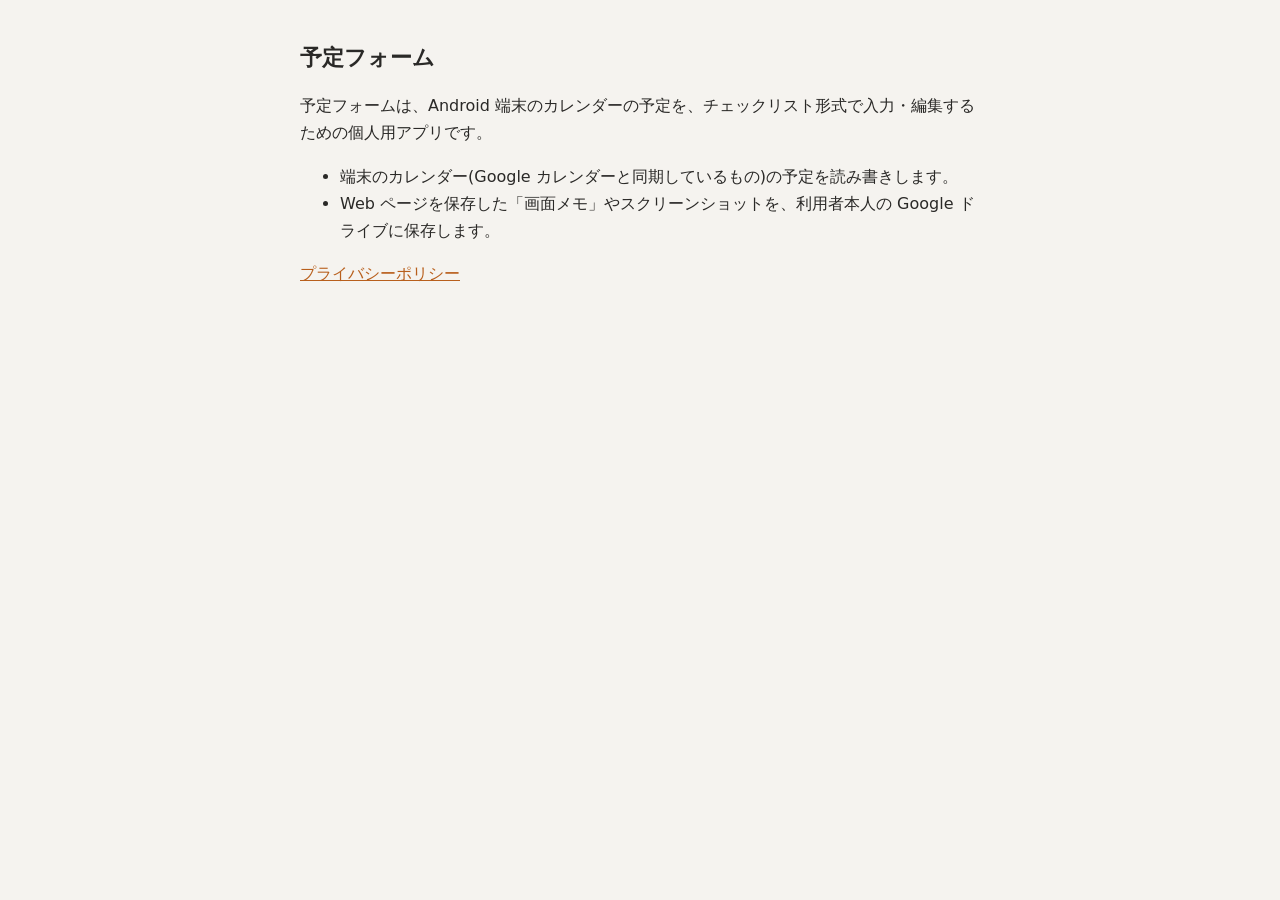
<file: index.html>
<!doctype html>
<html lang="ja">
<head>
<meta charset="utf-8">
<meta name="viewport" content="width=device-width, initial-scale=1">
<title>予定フォーム</title>
<link rel="stylesheet" href="/style.css">
</head>
<body>
<main>
  <h1>予定フォーム</h1>
  <p>予定フォームは、Android 端末のカレンダーの予定を、チェックリスト形式で入力・編集するための個人用アプリです。</p>
  <ul>
    <li>端末のカレンダー(Google カレンダーと同期しているもの)の予定を読み書きします。</li>
    <li>Web ページを保存した「画面メモ」やスクリーンショットを、利用者本人の Google ドライブに保存します。</li>
  </ul>
  <p><a href="/privacy.html">プライバシーポリシー</a></p>
</main>
</body>
</html>
</file>
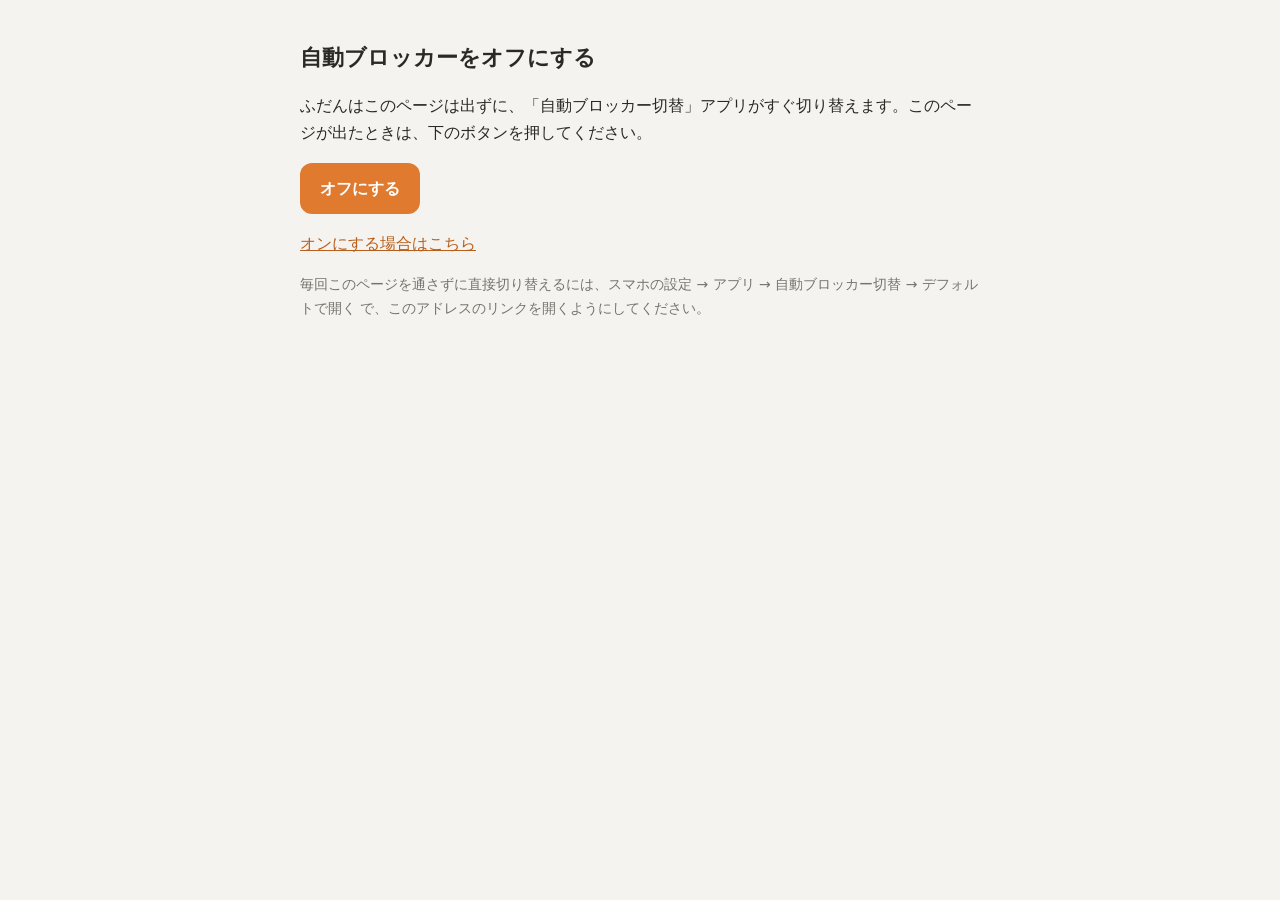
<file: blocker/index.html>
<!doctype html>
<html lang="ja">
<head>
<meta charset="utf-8">
<meta name="viewport" content="width=device-width, initial-scale=1">
<title>自動ブロッカー切替</title>
<link rel="stylesheet" href="/style.css">
</head>
<body>
<main>
  <h1 id="h">自動ブロッカーをオフにする</h1>
  <p>ふだんはこのページは出ずに、「自動ブロッカー切替」アプリがすぐ切り替えます。このページが出たときは、下のボタンを押してください。</p>
  <p><a class="btn" id="go" href="intent://off#Intent;scheme=blockermark;package=com.blockermark.app;end">オフにする</a></p>
  <p><a id="other" href="intent://on#Intent;scheme=blockermark;package=com.blockermark.app;end">オンにする場合はこちら</a></p>
  <p class="muted">毎回このページを通さずに直接切り替えるには、スマホの設定 → アプリ → 自動ブロッカー切替 → デフォルトで開く で、このアドレスのリンクを開くようにしてください。</p>
</main>
<script>
  // /blocker/on/ はオンにするリンク
  if (/^\/blocker\/on/.test(location.pathname)) {
    document.getElementById('h').textContent = '自動ブロッカーをオンにする';
    var go = document.getElementById('go'), other = document.getElementById('other');
    go.textContent = 'オンにする';
    go.href = 'intent://on#Intent;scheme=blockermark;package=com.blockermark.app;end';
    other.textContent = 'オフにする場合はこちら';
    other.href = 'intent://off#Intent;scheme=blockermark;package=com.blockermark.app;end';
  }
</script>
</body>
</html>
</file>
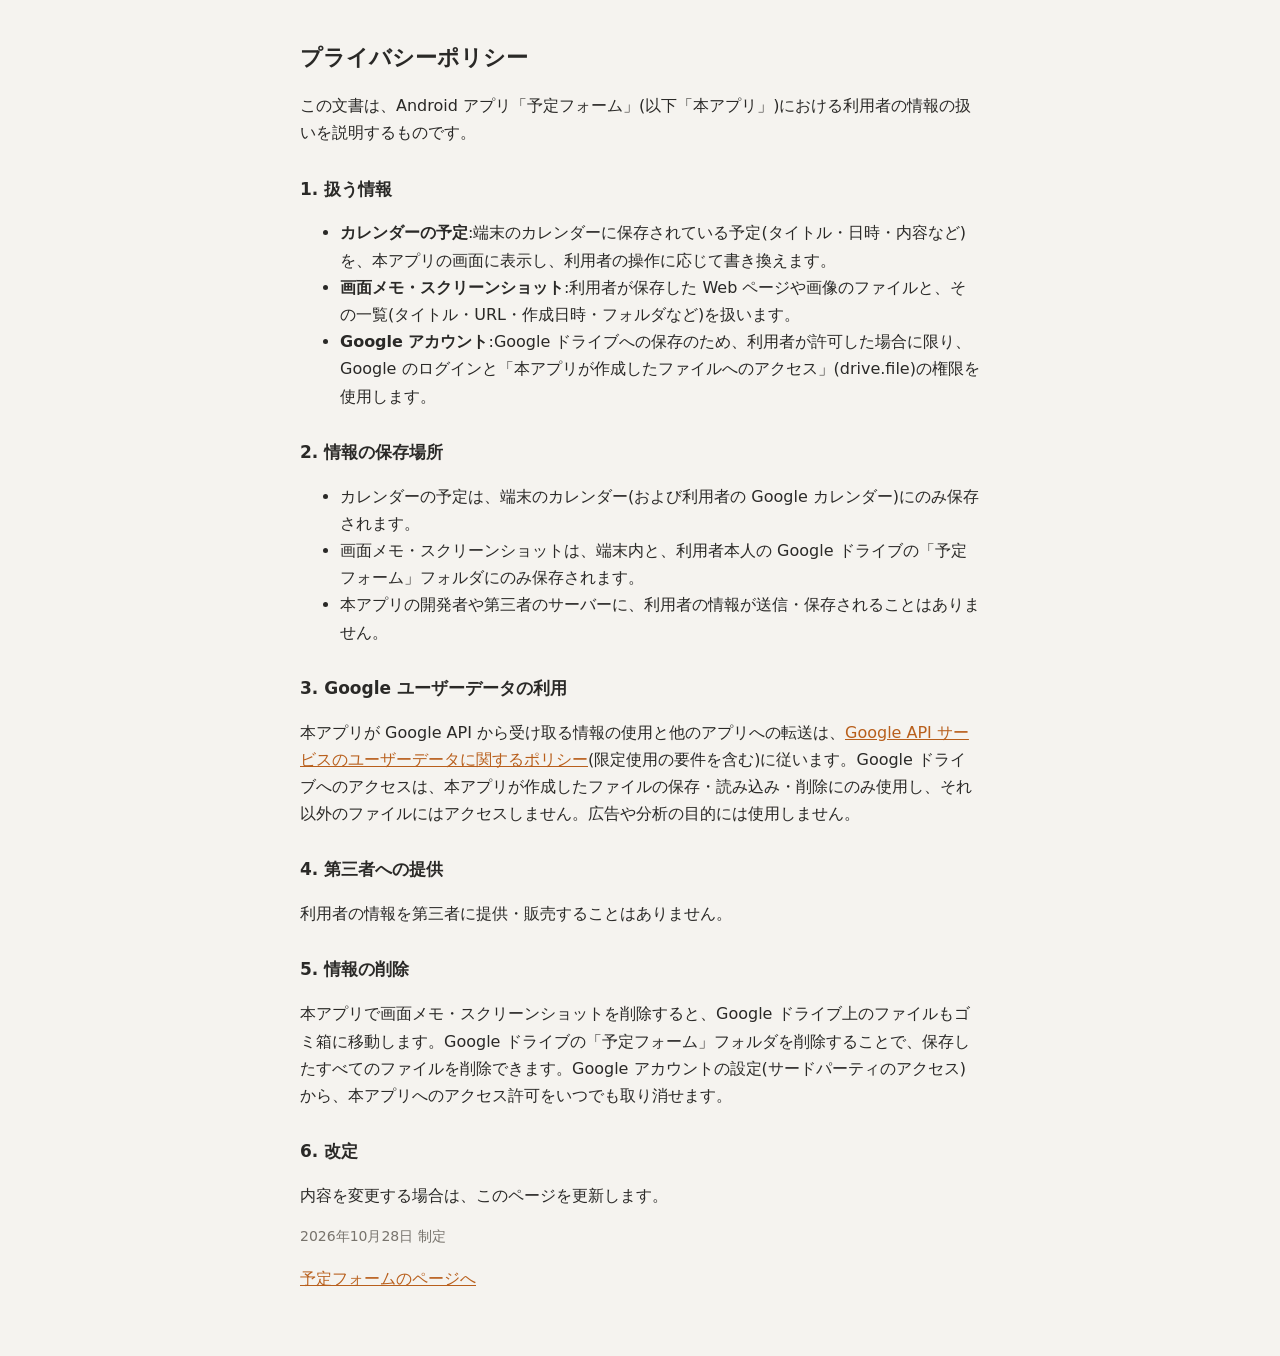
<file: privacy.html>
<!doctype html>
<html lang="ja">
<head>
<meta charset="utf-8">
<meta name="viewport" content="width=device-width, initial-scale=1">
<title>プライバシーポリシー|予定フォーム</title>
<link rel="stylesheet" href="/style.css">
</head>
<body>
<main>
  <h1>プライバシーポリシー</h1>
  <p>この文書は、Android アプリ「予定フォーム」(以下「本アプリ」)における利用者の情報の扱いを説明するものです。</p>

  <h2>1. 扱う情報</h2>
  <ul>
    <li><b>カレンダーの予定</b>:端末のカレンダーに保存されている予定(タイトル・日時・内容など)を、本アプリの画面に表示し、利用者の操作に応じて書き換えます。</li>
    <li><b>画面メモ・スクリーンショット</b>:利用者が保存した Web ページや画像のファイルと、その一覧(タイトル・URL・作成日時・フォルダなど)を扱います。</li>
    <li><b>Google アカウント</b>:Google ドライブへの保存のため、利用者が許可した場合に限り、Google のログインと「本アプリが作成したファイルへのアクセス」(drive.file)の権限を使用します。</li>
  </ul>

  <h2>2. 情報の保存場所</h2>
  <ul>
    <li>カレンダーの予定は、端末のカレンダー(および利用者の Google カレンダー)にのみ保存されます。</li>
    <li>画面メモ・スクリーンショットは、端末内と、利用者本人の Google ドライブの「予定フォーム」フォルダにのみ保存されます。</li>
    <li>本アプリの開発者や第三者のサーバーに、利用者の情報が送信・保存されることはありません。</li>
  </ul>

  <h2>3. Google ユーザーデータの利用</h2>
  <p>本アプリが Google API から受け取る情報の使用と他のアプリへの転送は、<a href="https://developers.google.com/terms/api-services-user-data-policy">Google API サービスのユーザーデータに関するポリシー</a>(限定使用の要件を含む)に従います。Google ドライブへのアクセスは、本アプリが作成したファイルの保存・読み込み・削除にのみ使用し、それ以外のファイルにはアクセスしません。広告や分析の目的には使用しません。</p>

  <h2>4. 第三者への提供</h2>
  <p>利用者の情報を第三者に提供・販売することはありません。</p>

  <h2>5. 情報の削除</h2>
  <p>本アプリで画面メモ・スクリーンショットを削除すると、Google ドライブ上のファイルもゴミ箱に移動します。Google ドライブの「予定フォーム」フォルダを削除することで、保存したすべてのファイルを削除できます。Google アカウントの設定(サードパーティのアクセス)から、本アプリへのアクセス許可をいつでも取り消せます。</p>

  <h2>6. 改定</h2>
  <p>内容を変更する場合は、このページを更新します。</p>
  <p class="muted">2026年10月28日 制定</p>
  <p><a href="/">予定フォームのページへ</a></p>
</main>
</body>
</html>
</file>
<file: style.css>
body { margin: 0; background: #f5f3ef; color: #2a2927; font: 16px/1.7 Roboto, "Noto Sans JP", system-ui, sans-serif; }
main { max-width: 680px; margin: 0 auto; padding: 24px 16px 48px; }
h1 { font-size: 22px; }
h2 { font-size: 17px; margin-top: 28px; }
a { color: #b85f1c; }
.btn { display: inline-block; background: #e07a2f; color: #fff; text-decoration: none; font-weight: 700; padding: 12px 20px; border-radius: 12px; }
.muted { color: #77736c; font-size: 14px; }
</file>
